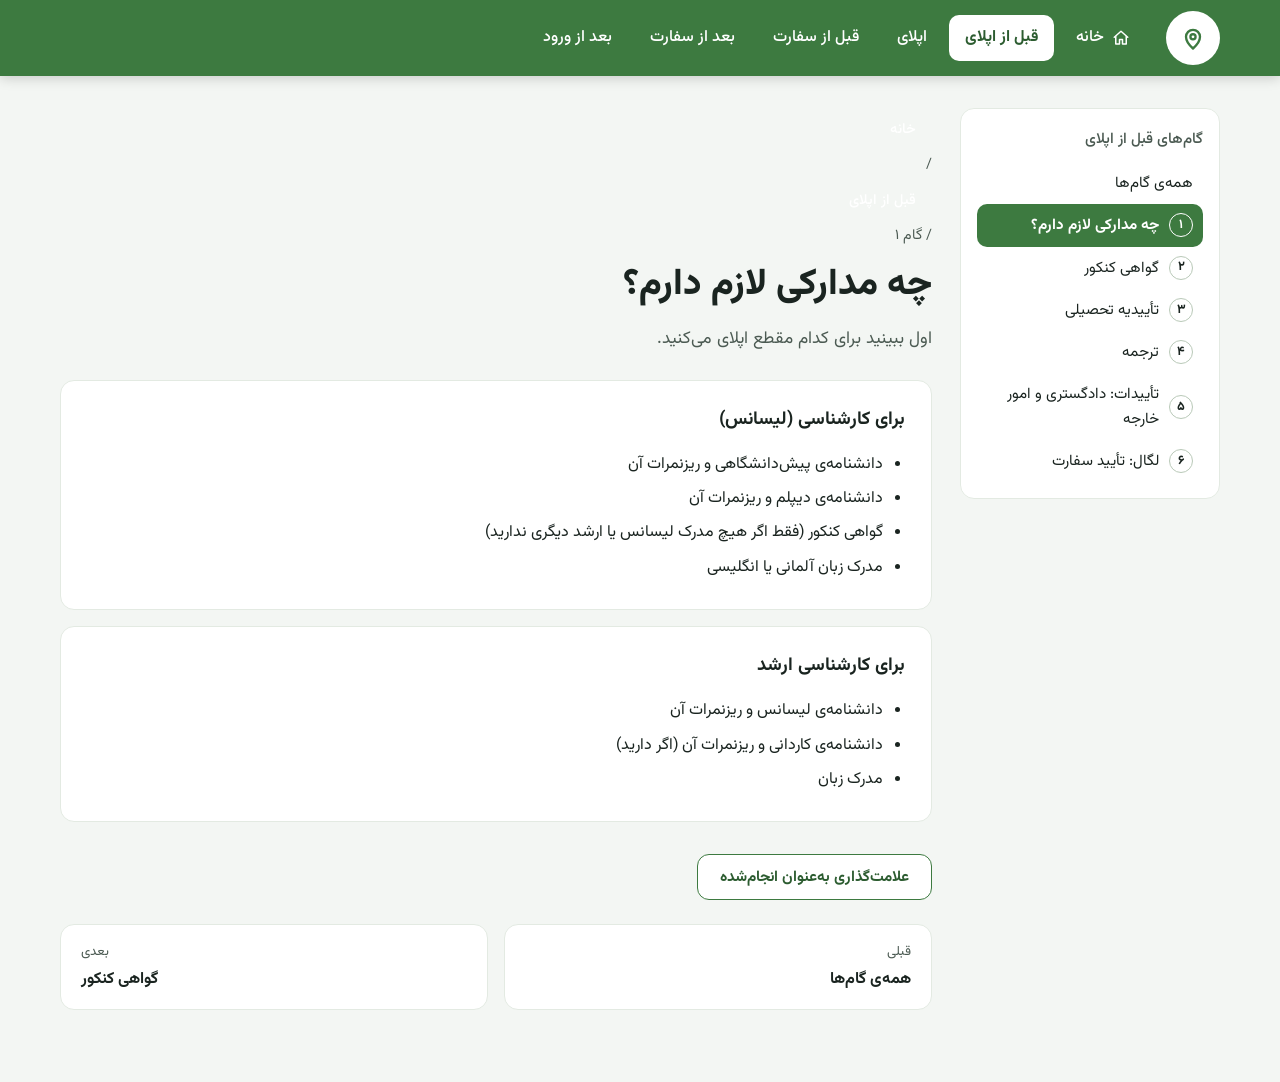
<file: before-apply-documents.html>
<!doctype html>
<html lang="fa" dir="rtl"><head><meta charset="utf-8"><meta name="viewport" content="width=device-width, initial-scale=1">
<title>چه مدارکی لازم دارم؟ | مسیر اتریش</title><meta name="description" content="اول ببینید برای کدام مقطع اپلای می‌کنید.">
<link rel="preconnect" href="https://fonts.googleapis.com"><link rel="preconnect" href="https://fonts.gstatic.com" crossorigin>
<link href="https://fonts.googleapis.com/css2?family=Vazirmatn:wght@400;500;700;800&display=swap" rel="stylesheet">
<link rel="stylesheet" href="style.css"></head><body class="inner">
<header class="site-header"><div class="bar"><a class="logo" href="index.html" aria-label="مسیر اتریش، صفحه‌ی اصلی"><svg viewBox="0 0 24 24" width="28" height="28" fill="none" stroke="currentColor" stroke-width="2" stroke-linecap="round" stroke-linejoin="round" aria-hidden="true"><path d="M12 21s-6-5.2-6-10a6 6 0 1 1 12 0c0 4.8-6 10-6 10z"/><circle cx="12" cy="11" r="2.2"/></svg></a>
<button class="menu-btn" aria-label="باز و بسته کردن منو" aria-expanded="false" aria-controls="menu"><span></span><span></span><span></span></button>
<nav id="menu" aria-label="منوی اصلی"><ul><li><a class="home-link" href="index.html"><svg viewBox="0 0 24 24" width="18" height="18" fill="none" stroke="currentColor" stroke-width="2" stroke-linecap="round" stroke-linejoin="round" aria-hidden="true"><path d="M3 11l9-8 9 8"/><path d="M5 10v10h5v-6h4v6h5V10"/></svg>خانه</a></li><li><a href="before-apply.html" aria-current="page">قبل از اپلای</a></li><li><a href="apply.html">اپلای</a></li><li><a href="before-embassy.html">قبل از سفارت</a></li><li><a href="after-embassy.html">بعد از سفارت</a></li><li><a href="after-arrival.html">بعد از ورود</a></li></ul></nav></div></header>
<div class="layout"><aside class="side"><h3>گام‌های قبل از اپلای</h3><a href="before-apply.html">همه‌ی گام‌ها</a><a href="before-apply-documents.html" data-s="documents" aria-current="page"><span class="n"><b>۱</b></span>چه مدارکی لازم دارم؟</a><a href="before-apply-konkur.html" data-s="konkur"><span class="n"><b>۲</b></span>گواهی کنکور</a><a href="before-apply-verification.html" data-s="verification"><span class="n"><b>۳</b></span>تأییدیه تحصیلی</a><a href="before-apply-translation.html" data-s="translation"><span class="n"><b>۴</b></span>ترجمه</a><a href="before-apply-stamps.html" data-s="stamps"><span class="n"><b>۵</b></span>تأییدات: دادگستری و امور خارجه</a><a href="before-apply-legal.html" data-s="legal"><span class="n"><b>۶</b></span>لگال: تأیید سفارت</a></aside><main class="main"><nav class="crumb"><a href="index.html">خانه</a> / <a href="before-apply.html">قبل از اپلای</a> / گام ۱</nav><h1>چه مدارکی لازم دارم؟</h1><p class="lead">اول ببینید برای کدام مقطع اپلای می‌کنید.</p><section class="box"><h2>برای کارشناسی (لیسانس)</h2>
<ul>
<li>دانشنامه‌ی پیش‌دانشگاهی و ریزنمرات آن</li>
<li>دانشنامه‌ی دیپلم و ریزنمرات آن</li>
<li>گواهی کنکور (فقط اگر هیچ مدرک لیسانس یا ارشد دیگری ندارید)</li>
<li>مدرک زبان آلمانی یا انگلیسی</li>
</ul>
</section>
<section class="box"><h2>برای کارشناسی ارشد</h2>
<ul>
<li>دانشنامه‌ی لیسانس و ریزنمرات آن</li>
<li>دانشنامه‌ی کاردانی و ریزنمرات آن (اگر دارید)</li>
<li>مدرک زبان</li>
</ul>
</section><button class="donebtn" data-s="documents">علامت‌گذاری به‌عنوان انجام‌شده</button><div class="pager"><a href="before-apply.html"><small>قبلی</small>همه‌ی گام‌ها</a><a class="nx" href="before-apply-konkur.html"><small>بعدی</small>گواهی کنکور</a></div></main></div>
<script src="script.js"></script></body></html>
</file>
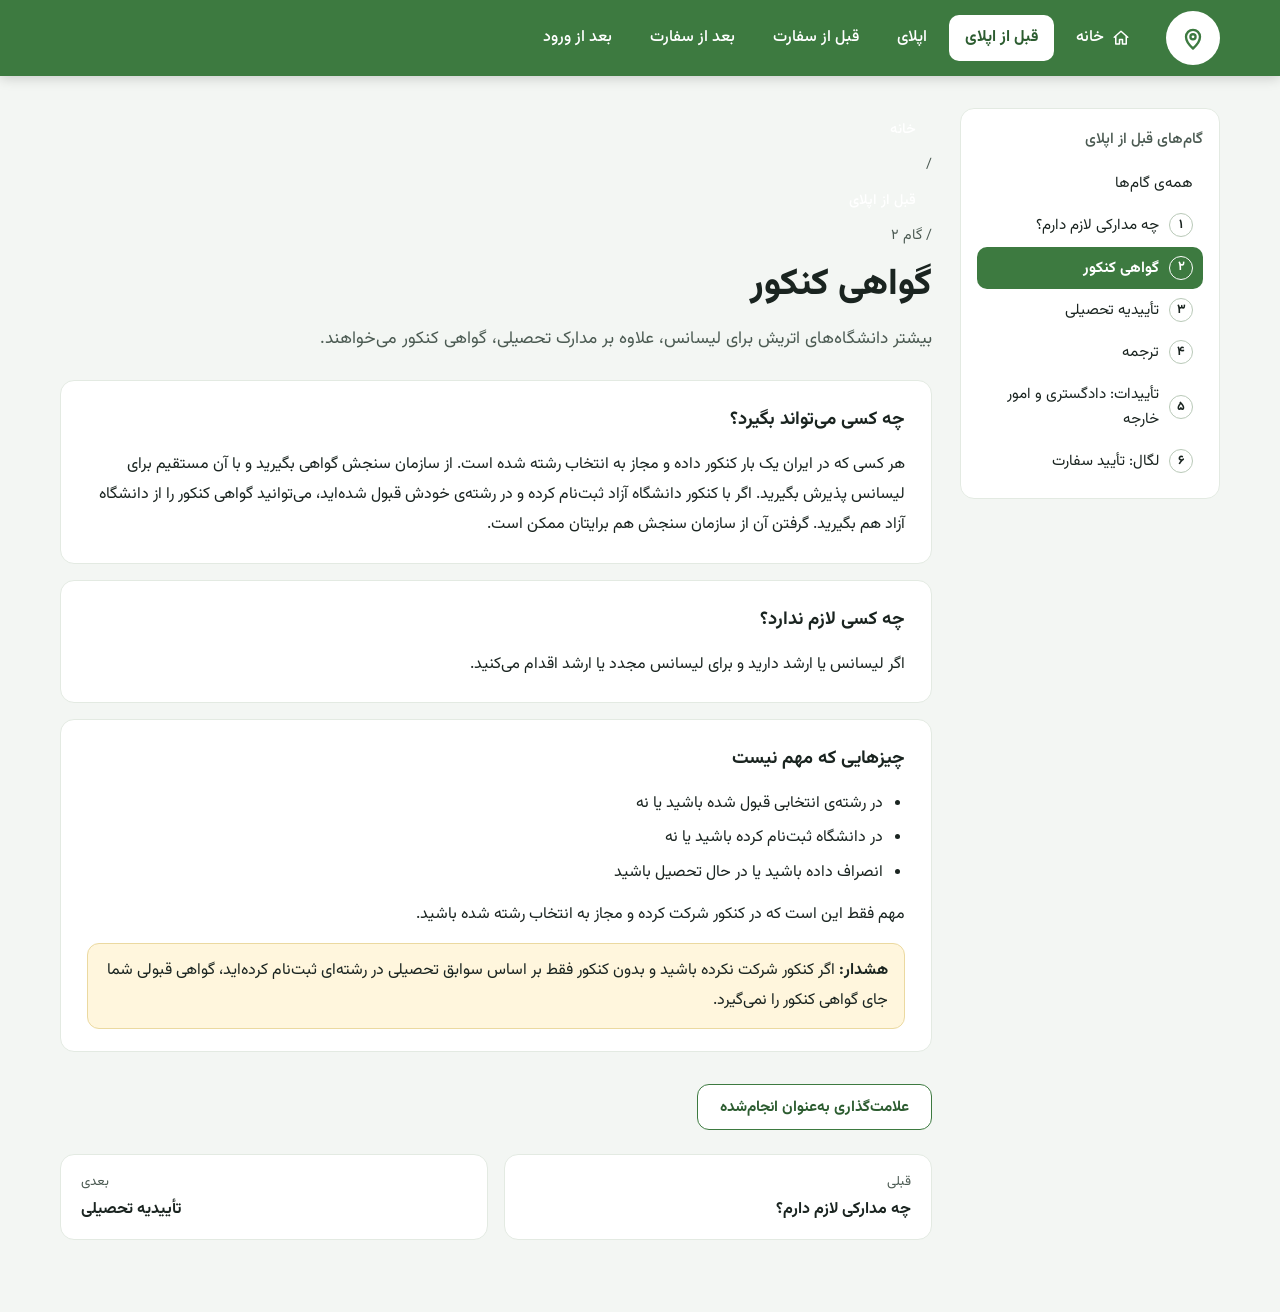
<file: before-apply-konkur.html>
<!doctype html>
<html lang="fa" dir="rtl"><head><meta charset="utf-8"><meta name="viewport" content="width=device-width, initial-scale=1">
<title>گواهی کنکور | مسیر اتریش</title><meta name="description" content="بیشتر دانشگاه‌های اتریش برای لیسانس، علاوه بر مدارک تحصیلی، گواهی کنکور می‌خواهند.">
<link rel="preconnect" href="https://fonts.googleapis.com"><link rel="preconnect" href="https://fonts.gstatic.com" crossorigin>
<link href="https://fonts.googleapis.com/css2?family=Vazirmatn:wght@400;500;700;800&display=swap" rel="stylesheet">
<link rel="stylesheet" href="style.css"></head><body class="inner">
<header class="site-header"><div class="bar"><a class="logo" href="index.html" aria-label="مسیر اتریش، صفحه‌ی اصلی"><svg viewBox="0 0 24 24" width="28" height="28" fill="none" stroke="currentColor" stroke-width="2" stroke-linecap="round" stroke-linejoin="round" aria-hidden="true"><path d="M12 21s-6-5.2-6-10a6 6 0 1 1 12 0c0 4.8-6 10-6 10z"/><circle cx="12" cy="11" r="2.2"/></svg></a>
<button class="menu-btn" aria-label="باز و بسته کردن منو" aria-expanded="false" aria-controls="menu"><span></span><span></span><span></span></button>
<nav id="menu" aria-label="منوی اصلی"><ul><li><a class="home-link" href="index.html"><svg viewBox="0 0 24 24" width="18" height="18" fill="none" stroke="currentColor" stroke-width="2" stroke-linecap="round" stroke-linejoin="round" aria-hidden="true"><path d="M3 11l9-8 9 8"/><path d="M5 10v10h5v-6h4v6h5V10"/></svg>خانه</a></li><li><a href="before-apply.html" aria-current="page">قبل از اپلای</a></li><li><a href="apply.html">اپلای</a></li><li><a href="before-embassy.html">قبل از سفارت</a></li><li><a href="after-embassy.html">بعد از سفارت</a></li><li><a href="after-arrival.html">بعد از ورود</a></li></ul></nav></div></header>
<div class="layout"><aside class="side"><h3>گام‌های قبل از اپلای</h3><a href="before-apply.html">همه‌ی گام‌ها</a><a href="before-apply-documents.html" data-s="documents"><span class="n"><b>۱</b></span>چه مدارکی لازم دارم؟</a><a href="before-apply-konkur.html" data-s="konkur" aria-current="page"><span class="n"><b>۲</b></span>گواهی کنکور</a><a href="before-apply-verification.html" data-s="verification"><span class="n"><b>۳</b></span>تأییدیه تحصیلی</a><a href="before-apply-translation.html" data-s="translation"><span class="n"><b>۴</b></span>ترجمه</a><a href="before-apply-stamps.html" data-s="stamps"><span class="n"><b>۵</b></span>تأییدات: دادگستری و امور خارجه</a><a href="before-apply-legal.html" data-s="legal"><span class="n"><b>۶</b></span>لگال: تأیید سفارت</a></aside><main class="main"><nav class="crumb"><a href="index.html">خانه</a> / <a href="before-apply.html">قبل از اپلای</a> / گام ۲</nav><h1>گواهی کنکور</h1><p class="lead">بیشتر دانشگاه‌های اتریش برای لیسانس، علاوه بر مدارک تحصیلی، گواهی کنکور می‌خواهند.</p><section class="box"><h2>چه کسی می‌تواند بگیرد؟</h2>
<p>هر کسی که در ایران یک بار کنکور داده و مجاز به انتخاب رشته شده است. از سازمان سنجش گواهی بگیرید و با آن مستقیم برای لیسانس پذیرش بگیرید. اگر با کنکور دانشگاه آزاد ثبت‌نام کرده و در رشته‌ی خودش قبول شده‌اید، می‌توانید گواهی کنکور را از دانشگاه آزاد هم بگیرید. گرفتن آن از سازمان سنجش هم برایتان ممکن است.</p>
</section>
<section class="box"><h2>چه کسی لازم ندارد؟</h2>
<p>اگر لیسانس یا ارشد دارید و برای لیسانس مجدد یا ارشد اقدام می‌کنید.</p>
</section>
<section class="box"><h2>چیزهایی که مهم نیست</h2>
<ul>
<li>در رشته‌ی انتخابی قبول شده باشید یا نه</li>
<li> در دانشگاه ثبت‌نام کرده باشید یا نه</li>
<li>انصراف داده باشید یا در حال تحصیل باشید</li>
</ul>
<p>مهم فقط این است که در کنکور شرکت کرده و مجاز به انتخاب رشته شده باشید.</p>
<p class="warn"><b>هشدار:</b> اگر کنکور شرکت نکرده باشید و بدون کنکور فقط بر اساس سوابق تحصیلی در رشته‌ای ثبت‌نام کرده‌اید، گواهی قبولی شما جای گواهی کنکور را نمی‌گیرد.</p>
</section><button class="donebtn" data-s="konkur">علامت‌گذاری به‌عنوان انجام‌شده</button><div class="pager"><a href="before-apply-documents.html"><small>قبلی</small>چه مدارکی لازم دارم؟</a><a class="nx" href="before-apply-verification.html"><small>بعدی</small>تأییدیه تحصیلی</a></div></main></div>
<script src="script.js"></script></body></html>
</file>
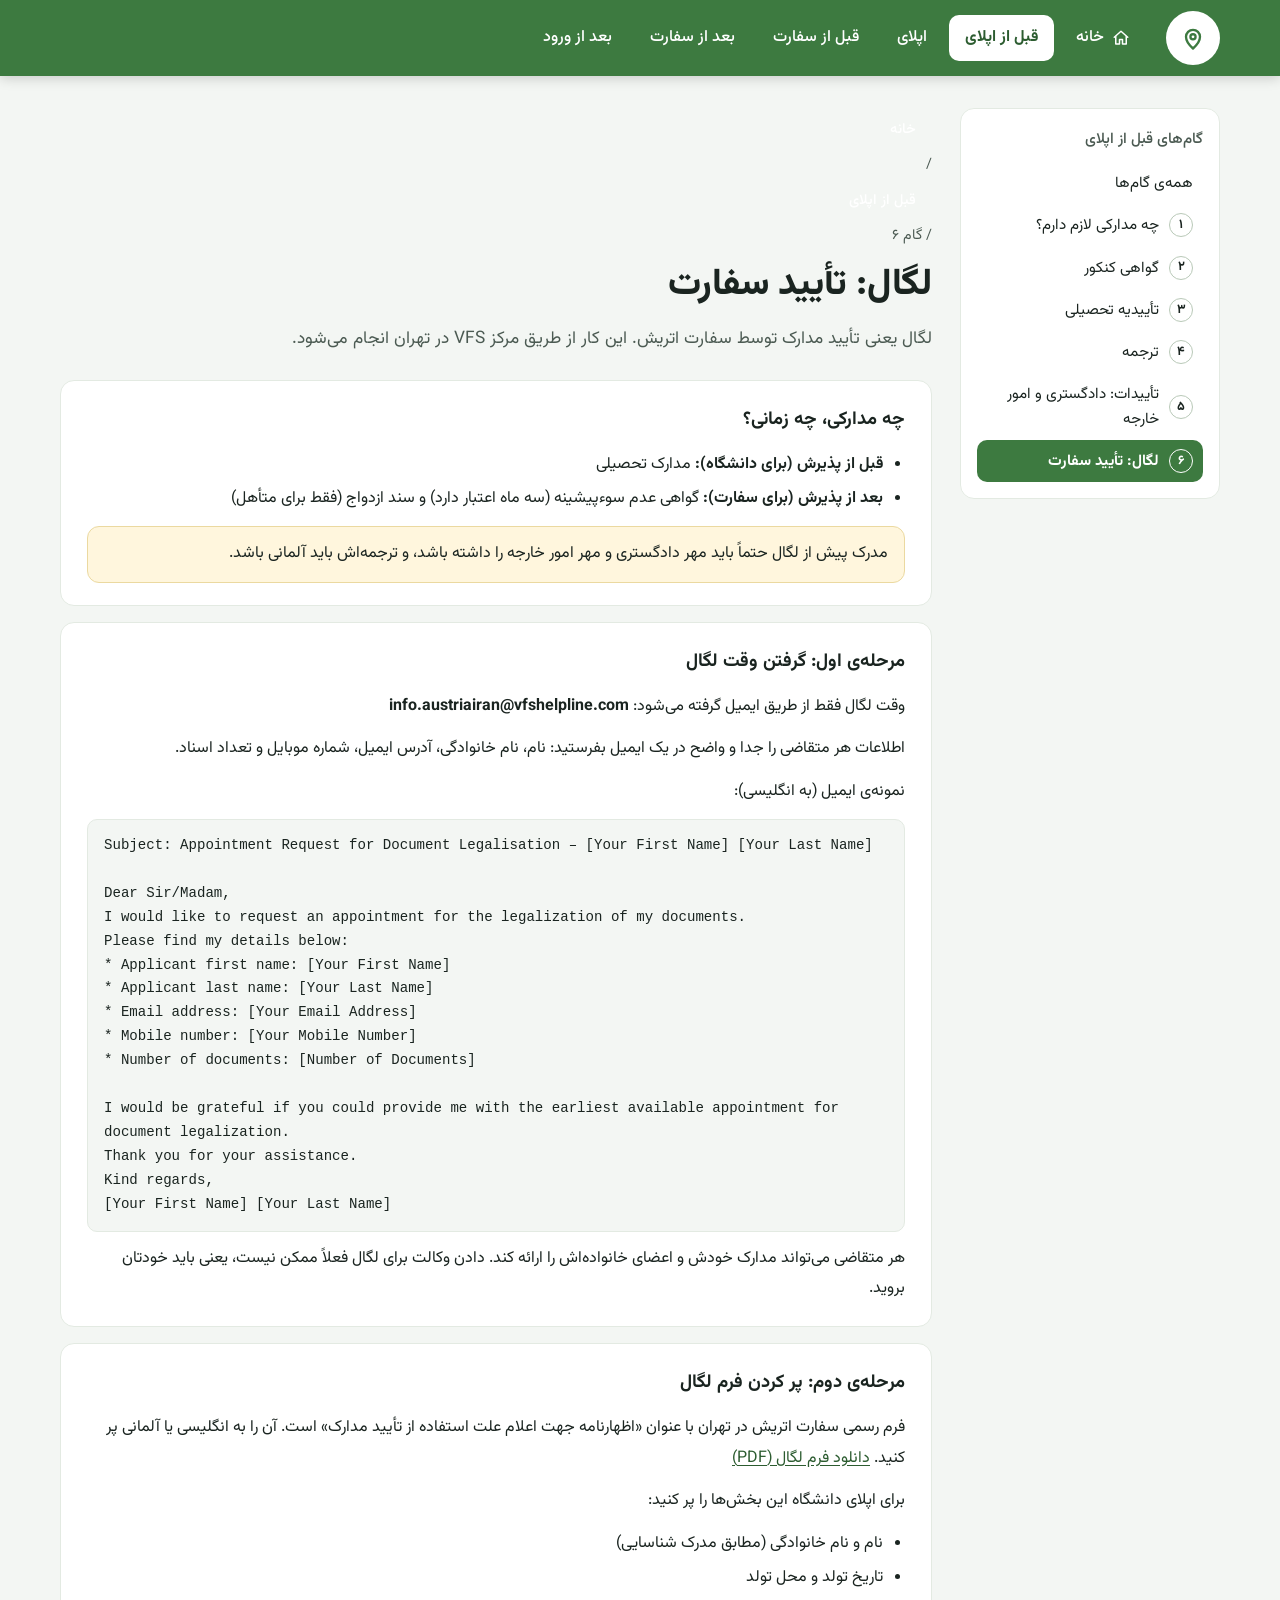
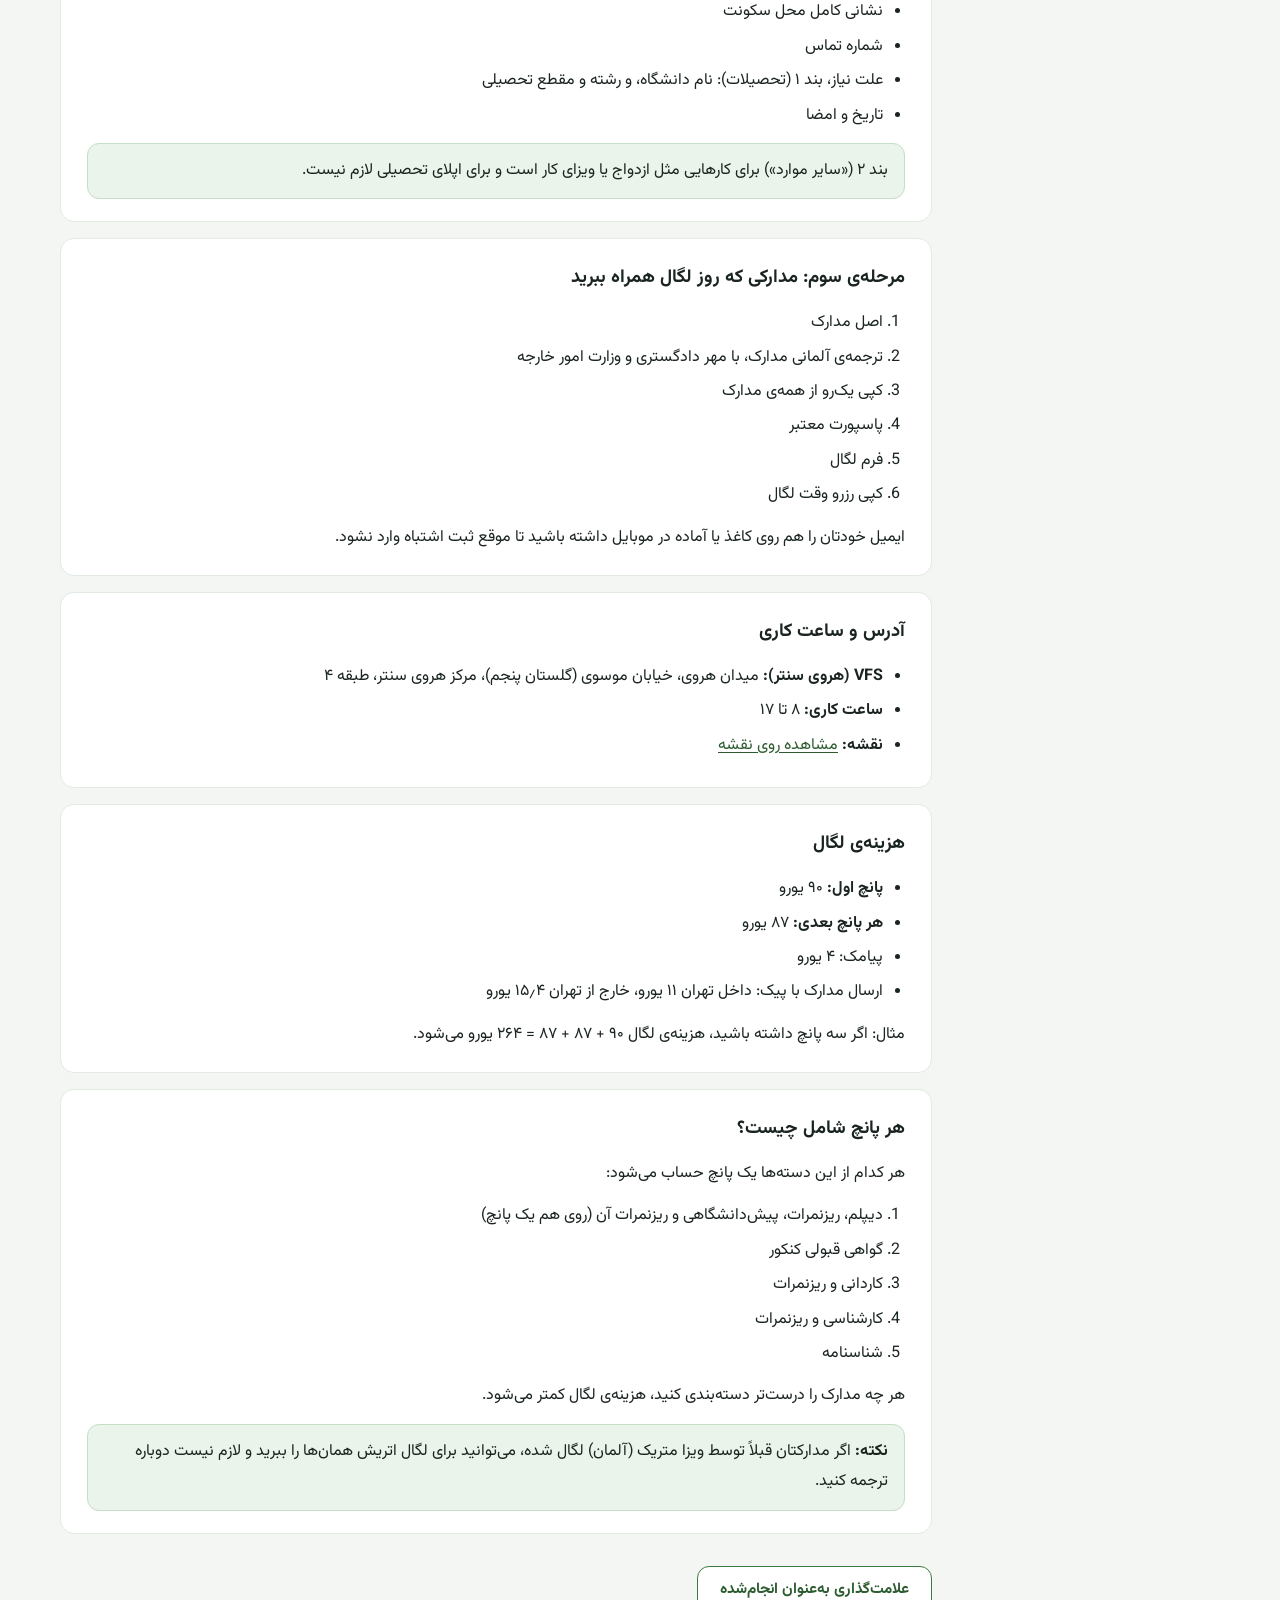
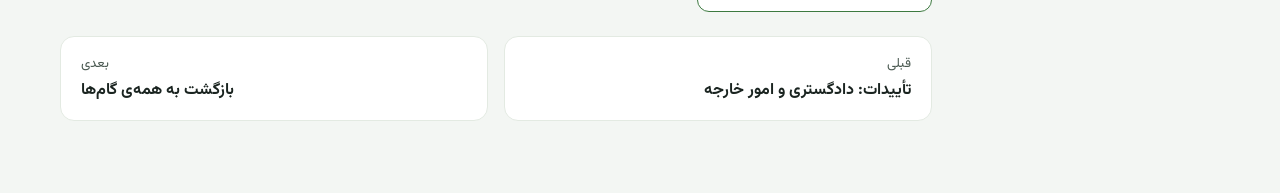
<file: before-apply-legal.html>
<!doctype html>
<html lang="fa" dir="rtl"><head><meta charset="utf-8"><meta name="viewport" content="width=device-width, initial-scale=1">
<title>لگال: تأیید سفارت | مسیر اتریش</title><meta name="description" content="لگال یعنی تأیید مدارک توسط سفارت اتریش. این کار از طریق مرکز VFS در تهران انجام می‌شود.">
<link rel="preconnect" href="https://fonts.googleapis.com"><link rel="preconnect" href="https://fonts.gstatic.com" crossorigin>
<link href="https://fonts.googleapis.com/css2?family=Vazirmatn:wght@400;500;700;800&display=swap" rel="stylesheet">
<link rel="stylesheet" href="style.css"></head><body class="inner">
<header class="site-header"><div class="bar"><a class="logo" href="index.html" aria-label="مسیر اتریش، صفحه‌ی اصلی"><svg viewBox="0 0 24 24" width="28" height="28" fill="none" stroke="currentColor" stroke-width="2" stroke-linecap="round" stroke-linejoin="round" aria-hidden="true"><path d="M12 21s-6-5.2-6-10a6 6 0 1 1 12 0c0 4.8-6 10-6 10z"/><circle cx="12" cy="11" r="2.2"/></svg></a>
<button class="menu-btn" aria-label="باز و بسته کردن منو" aria-expanded="false" aria-controls="menu"><span></span><span></span><span></span></button>
<nav id="menu" aria-label="منوی اصلی"><ul><li><a class="home-link" href="index.html"><svg viewBox="0 0 24 24" width="18" height="18" fill="none" stroke="currentColor" stroke-width="2" stroke-linecap="round" stroke-linejoin="round" aria-hidden="true"><path d="M3 11l9-8 9 8"/><path d="M5 10v10h5v-6h4v6h5V10"/></svg>خانه</a></li><li><a href="before-apply.html" aria-current="page">قبل از اپلای</a></li><li><a href="apply.html">اپلای</a></li><li><a href="before-embassy.html">قبل از سفارت</a></li><li><a href="after-embassy.html">بعد از سفارت</a></li><li><a href="after-arrival.html">بعد از ورود</a></li></ul></nav></div></header>
<div class="layout"><aside class="side"><h3>گام‌های قبل از اپلای</h3><a href="before-apply.html">همه‌ی گام‌ها</a><a href="before-apply-documents.html" data-s="documents"><span class="n"><b>۱</b></span>چه مدارکی لازم دارم؟</a><a href="before-apply-konkur.html" data-s="konkur"><span class="n"><b>۲</b></span>گواهی کنکور</a><a href="before-apply-verification.html" data-s="verification"><span class="n"><b>۳</b></span>تأییدیه تحصیلی</a><a href="before-apply-translation.html" data-s="translation"><span class="n"><b>۴</b></span>ترجمه</a><a href="before-apply-stamps.html" data-s="stamps"><span class="n"><b>۵</b></span>تأییدات: دادگستری و امور خارجه</a><a href="before-apply-legal.html" data-s="legal" aria-current="page"><span class="n"><b>۶</b></span>لگال: تأیید سفارت</a></aside><main class="main"><nav class="crumb"><a href="index.html">خانه</a> / <a href="before-apply.html">قبل از اپلای</a> / گام ۶</nav><h1>لگال: تأیید سفارت</h1><p class="lead">لگال یعنی تأیید مدارک توسط سفارت اتریش. این کار از طریق مرکز VFS در تهران انجام می‌شود.</p><section class="box"><h2>چه مدارکی، چه زمانی؟</h2>
<ul>
<li><b>قبل از پذیرش (برای دانشگاه):</b> مدارک تحصیلی</li>
<li><b>بعد از پذیرش (برای سفارت):</b> گواهی عدم سوءپیشینه (سه ماه اعتبار دارد) و سند ازدواج (فقط برای متأهل)</li>
</ul>
<p class="warn">مدرک پیش از لگال حتماً باید مهر دادگستری و مهر امور خارجه را داشته باشد، و ترجمه‌اش باید آلمانی باشد.</p>
</section>
<section class="box"><h2>مرحله‌ی اول: گرفتن وقت لگال</h2>
<p>وقت لگال فقط از طریق ایمیل گرفته می‌شود: <b>info.austriairan@vfshelpline.com</b></p>
<p>اطلاعات هر متقاضی را جدا و واضح در یک ایمیل بفرستید: نام، نام خانوادگی، آدرس ایمیل، شماره موبایل و تعداد اسناد.</p>
<p>نمونه‌ی ایمیل (به انگلیسی):</p>
<pre class="mail">Subject: Appointment Request for Document Legalisation – [Your First Name] [Your Last Name]

Dear Sir/Madam,
I would like to request an appointment for the legalization of my documents.
Please find my details below:
* Applicant first name: [Your First Name]
* Applicant last name: [Your Last Name]
* Email address: [Your Email Address]
* Mobile number: [Your Mobile Number]
* Number of documents: [Number of Documents]

I would be grateful if you could provide me with the earliest available appointment for document legalization.
Thank you for your assistance.
Kind regards,
[Your First Name] [Your Last Name]</pre>
<p>هر متقاضی می‌تواند مدارک خودش و اعضای خانواده‌اش را ارائه کند. دادن وکالت برای لگال فعلاً ممکن نیست، یعنی باید خودتان بروید.</p>
</section>
<section class="box"><h2>مرحله‌ی دوم: پر کردن فرم لگال</h2>
<p>فرم رسمی سفارت اتریش در تهران با عنوان «اظهارنامه جهت اعلام علت استفاده از تأیید مدارک» است. آن را به انگلیسی یا آلمانی پر کنید. <a href="files/legal-form.pdf">دانلود فرم لگال (PDF)</a></p>
<p>برای اپلای دانشگاه این بخش‌ها را پر کنید:</p>
<ul>
<li>نام و نام خانوادگی (مطابق مدرک شناسایی)</li>
<li>تاریخ تولد و محل تولد</li>
<li>نشانی کامل محل سکونت</li>
<li>شماره تماس</li>
<li>علت نیاز، بند ۱ (تحصیلات): نام دانشگاه، و رشته و مقطع تحصیلی</li>
<li>تاریخ و امضا</li>
</ul>
<p class="tip">بند ۲ («سایر موارد») برای کارهایی مثل ازدواج یا ویزای کار است و برای اپلای تحصیلی لازم نیست.</p>
</section>
<section class="box"><h2>مرحله‌ی سوم: مدارکی که روز لگال همراه ببرید</h2>
<ol>
<li>اصل مدارک</li>
<li>ترجمه‌ی آلمانی مدارک، با مهر دادگستری و وزارت امور خارجه</li>
<li>کپی یک‌رو از همه‌ی مدارک</li>
<li>پاسپورت معتبر</li>
<li>فرم لگال</li>
<li>کپی رزرو وقت لگال</li>
</ol>
<p>ایمیل خودتان را هم روی کاغذ یا آماده در موبایل داشته باشید تا موقع ثبت اشتباه وارد نشود.</p>
</section>
<section class="box"><h2>آدرس و ساعت کاری</h2>
<ul>
<li><b>VFS (هروی سنتر):</b> میدان هروی، خیابان موسوی (گلستان پنجم)، مرکز هروی سنتر، طبقه ۴</li>
<li><b>ساعت کاری:</b> ۸ تا ۱۷</li>
<li><b>نقشه:</b> <a href="https://maps.app.goo.gl/6YoiHhvgzfzwVa7SA">مشاهده روی نقشه</a></li>
</ul>
</section>
<section class="box"><h2>هزینه‌ی لگال</h2>
<ul>
<li><b>پانچ اول:</b> ۹۰ یورو</li>
<li><b>هر پانچ بعدی:</b> ۸۷ یورو</li>
<li>پیامک: ۴ یورو</li>
<li>ارسال مدارک با پیک: داخل تهران ۱۱ یورو، خارج از تهران ۱۵٫۴ یورو</li>
</ul>
<p>مثال: اگر سه پانچ داشته باشید، هزینه‌ی لگال ۹۰ + ۸۷ + ۸۷ = ۲۶۴ یورو می‌شود.</p>
</section>
<section class="box"><h2>هر پانچ شامل چیست؟</h2>
<p>هر کدام از این دسته‌ها یک پانچ حساب می‌شود:</p>
<ol>
<li>دیپلم، ریزنمرات، پیش‌دانشگاهی و ریزنمرات آن (روی هم یک پانچ)</li>
<li>گواهی قبولی کنکور</li>
<li>کاردانی و ریزنمرات</li>
<li>کارشناسی و ریزنمرات</li>
<li>شناسنامه</li>
</ol>
<p>هر چه مدارک را درست‌تر دسته‌بندی کنید، هزینه‌ی لگال کمتر می‌شود.</p>
<p class="tip"><b>نکته:</b> اگر مدارکتان قبلاً توسط ویزا متریک (آلمان) لگال شده، می‌توانید برای لگال اتریش همان‌ها را ببرید و لازم نیست دوباره ترجمه کنید.</p>
</section><button class="donebtn" data-s="legal">علامت‌گذاری به‌عنوان انجام‌شده</button><div class="pager"><a href="before-apply-stamps.html"><small>قبلی</small>تأییدات: دادگستری و امور خارجه</a><a class="nx" href="before-apply.html"><small>بعدی</small>بازگشت به همه‌ی گام‌ها</a></div></main></div>
<script src="script.js"></script></body></html>
</file>
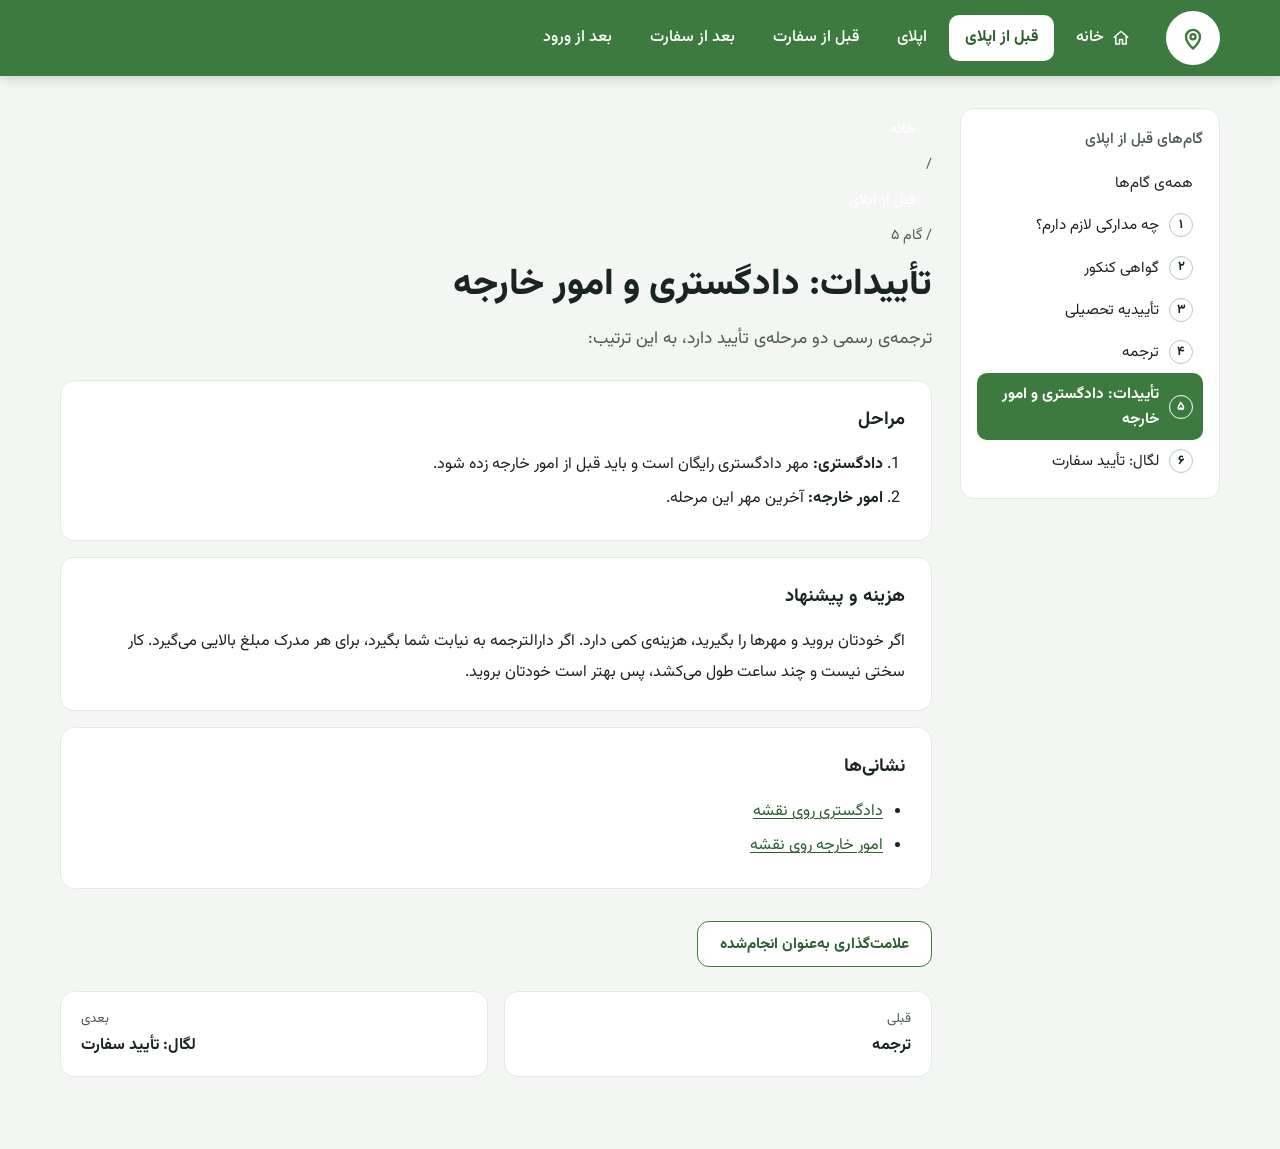
<file: before-apply-stamps.html>
<!doctype html>
<html lang="fa" dir="rtl"><head><meta charset="utf-8"><meta name="viewport" content="width=device-width, initial-scale=1">
<title>تأییدات: دادگستری و امور خارجه | مسیر اتریش</title><meta name="description" content="ترجمه‌ی رسمی دو مرحله‌ی تأیید دارد، به این ترتیب:">
<link rel="preconnect" href="https://fonts.googleapis.com"><link rel="preconnect" href="https://fonts.gstatic.com" crossorigin>
<link href="https://fonts.googleapis.com/css2?family=Vazirmatn:wght@400;500;700;800&display=swap" rel="stylesheet">
<link rel="stylesheet" href="style.css"></head><body class="inner">
<header class="site-header"><div class="bar"><a class="logo" href="index.html" aria-label="مسیر اتریش، صفحه‌ی اصلی"><svg viewBox="0 0 24 24" width="28" height="28" fill="none" stroke="currentColor" stroke-width="2" stroke-linecap="round" stroke-linejoin="round" aria-hidden="true"><path d="M12 21s-6-5.2-6-10a6 6 0 1 1 12 0c0 4.8-6 10-6 10z"/><circle cx="12" cy="11" r="2.2"/></svg></a>
<button class="menu-btn" aria-label="باز و بسته کردن منو" aria-expanded="false" aria-controls="menu"><span></span><span></span><span></span></button>
<nav id="menu" aria-label="منوی اصلی"><ul><li><a class="home-link" href="index.html"><svg viewBox="0 0 24 24" width="18" height="18" fill="none" stroke="currentColor" stroke-width="2" stroke-linecap="round" stroke-linejoin="round" aria-hidden="true"><path d="M3 11l9-8 9 8"/><path d="M5 10v10h5v-6h4v6h5V10"/></svg>خانه</a></li><li><a href="before-apply.html" aria-current="page">قبل از اپلای</a></li><li><a href="apply.html">اپلای</a></li><li><a href="before-embassy.html">قبل از سفارت</a></li><li><a href="after-embassy.html">بعد از سفارت</a></li><li><a href="after-arrival.html">بعد از ورود</a></li></ul></nav></div></header>
<div class="layout"><aside class="side"><h3>گام‌های قبل از اپلای</h3><a href="before-apply.html">همه‌ی گام‌ها</a><a href="before-apply-documents.html" data-s="documents"><span class="n"><b>۱</b></span>چه مدارکی لازم دارم؟</a><a href="before-apply-konkur.html" data-s="konkur"><span class="n"><b>۲</b></span>گواهی کنکور</a><a href="before-apply-verification.html" data-s="verification"><span class="n"><b>۳</b></span>تأییدیه تحصیلی</a><a href="before-apply-translation.html" data-s="translation"><span class="n"><b>۴</b></span>ترجمه</a><a href="before-apply-stamps.html" data-s="stamps" aria-current="page"><span class="n"><b>۵</b></span>تأییدات: دادگستری و امور خارجه</a><a href="before-apply-legal.html" data-s="legal"><span class="n"><b>۶</b></span>لگال: تأیید سفارت</a></aside><main class="main"><nav class="crumb"><a href="index.html">خانه</a> / <a href="before-apply.html">قبل از اپلای</a> / گام ۵</nav><h1>تأییدات: دادگستری و امور خارجه</h1><p class="lead">ترجمه‌ی رسمی دو مرحله‌ی تأیید دارد، به این ترتیب:</p><section class="box"><h2>مراحل</h2>
<ol>
<li><b>دادگستری:</b> مهر دادگستری رایگان است و باید قبل از امور خارجه زده شود.</li>
<li><b>امور خارجه:</b> آخرین مهر این مرحله.</li>
</ol>
</section>
<section class="box"><h2>هزینه و پیشنهاد</h2>
<p>اگر خودتان بروید و مهرها را بگیرید، هزینه‌ی کمی دارد. اگر دارالترجمه به نیابت شما بگیرد، برای هر مدرک مبلغ بالایی می‌گیرد. کار سختی نیست و چند ساعت طول می‌کشد، پس بهتر است خودتان بروید.</p>
</section>
<section class="box"><h2>نشانی‌ها</h2>
<ul>
<li><a href="https://goo.gl/maps/Pv4KDfTddBurnA8b9">دادگستری روی نقشه</a></li>
<li><a href="https://maps.app.goo.gl/whqMkqzZjFqZNwzN8">امور خارجه روی نقشه</a></li>
</ul>
</section><button class="donebtn" data-s="stamps">علامت‌گذاری به‌عنوان انجام‌شده</button><div class="pager"><a href="before-apply-translation.html"><small>قبلی</small>ترجمه</a><a class="nx" href="before-apply-legal.html"><small>بعدی</small>لگال: تأیید سفارت</a></div></main></div>
<script src="script.js"></script></body></html>
</file>
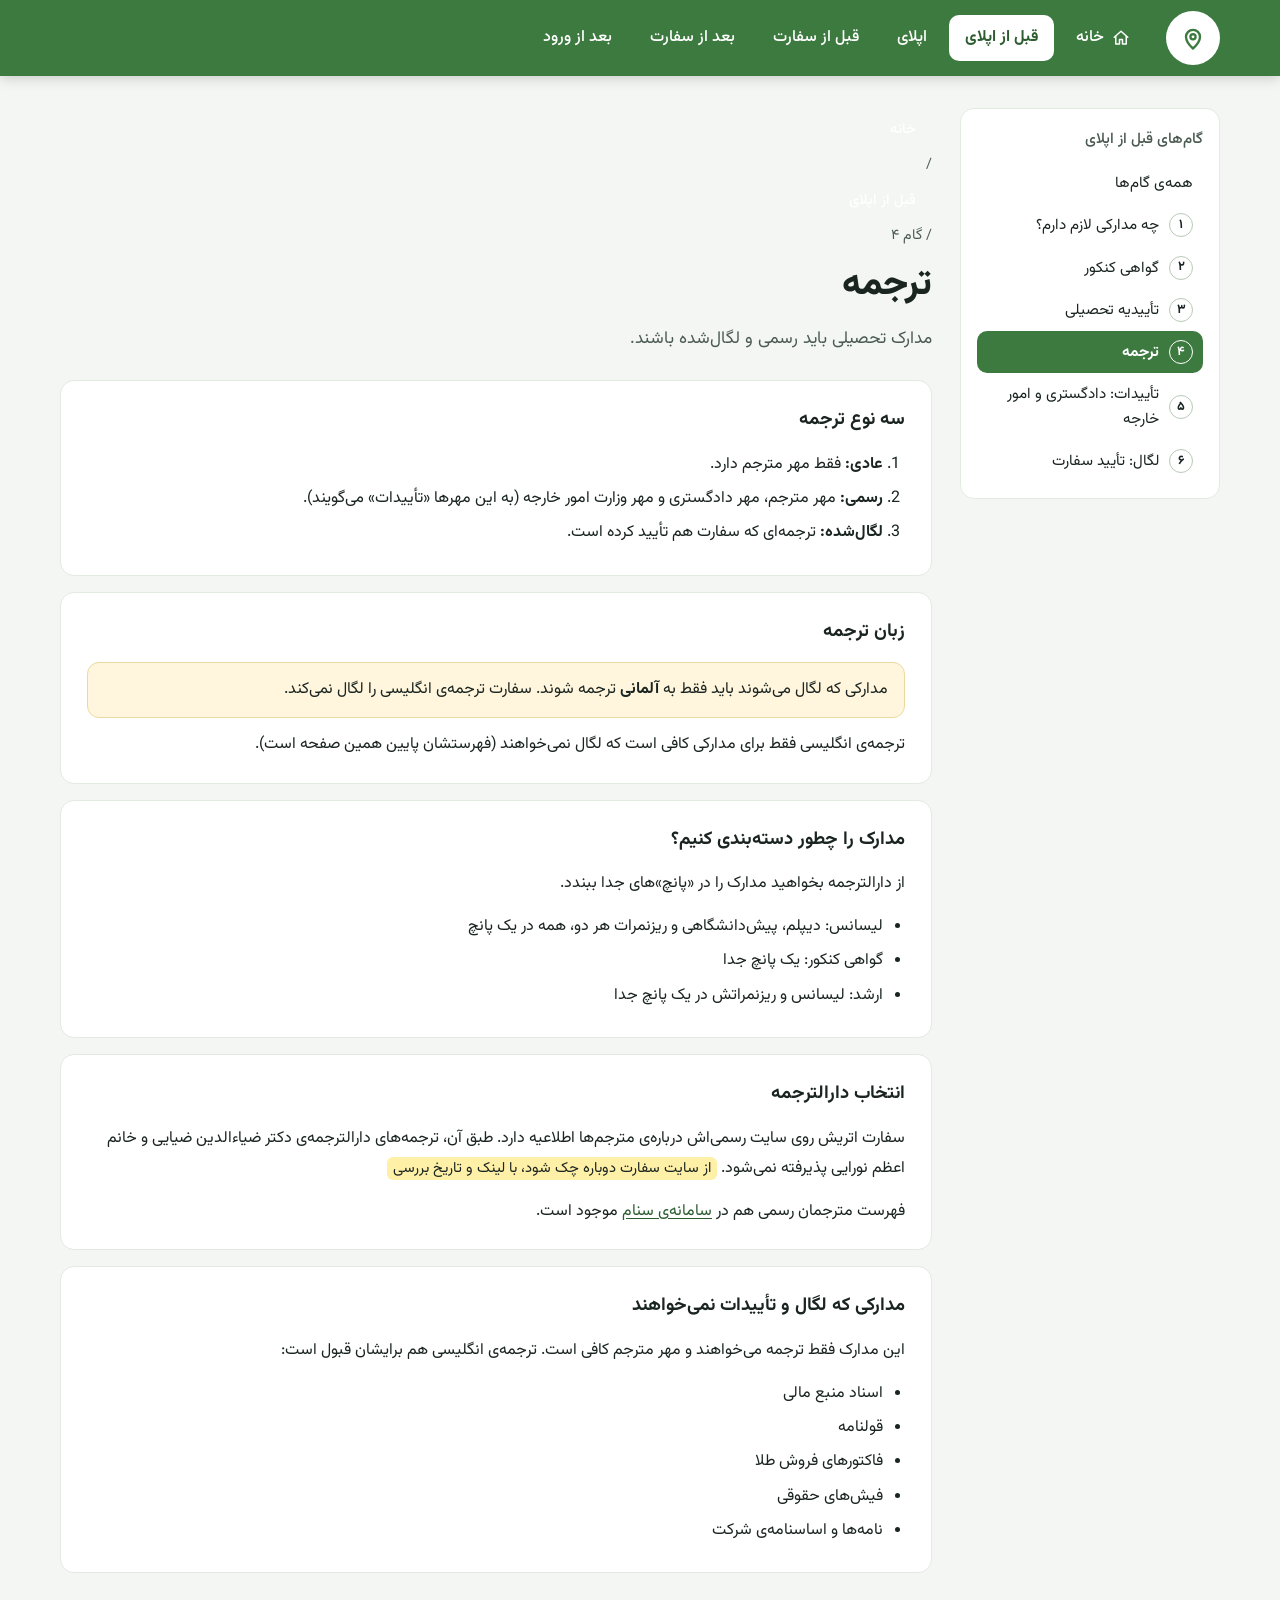
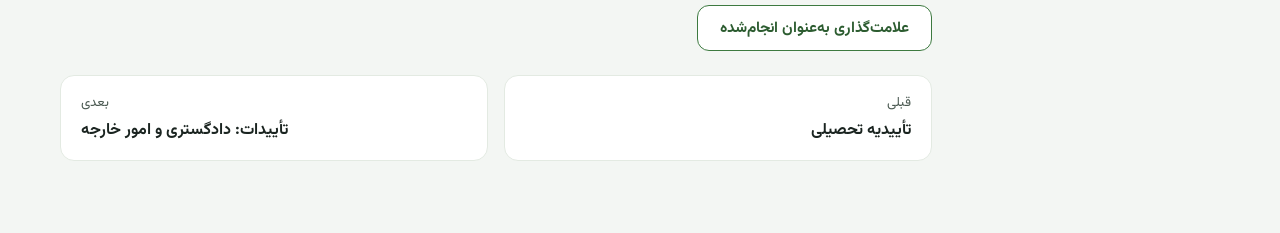
<file: before-apply-translation.html>
<!doctype html>
<html lang="fa" dir="rtl"><head><meta charset="utf-8"><meta name="viewport" content="width=device-width, initial-scale=1">
<title>ترجمه | مسیر اتریش</title><meta name="description" content="مدارک تحصیلی باید رسمی و لگال‌شده باشند.">
<link rel="preconnect" href="https://fonts.googleapis.com"><link rel="preconnect" href="https://fonts.gstatic.com" crossorigin>
<link href="https://fonts.googleapis.com/css2?family=Vazirmatn:wght@400;500;700;800&display=swap" rel="stylesheet">
<link rel="stylesheet" href="style.css"></head><body class="inner">
<header class="site-header"><div class="bar"><a class="logo" href="index.html" aria-label="مسیر اتریش، صفحه‌ی اصلی"><svg viewBox="0 0 24 24" width="28" height="28" fill="none" stroke="currentColor" stroke-width="2" stroke-linecap="round" stroke-linejoin="round" aria-hidden="true"><path d="M12 21s-6-5.2-6-10a6 6 0 1 1 12 0c0 4.8-6 10-6 10z"/><circle cx="12" cy="11" r="2.2"/></svg></a>
<button class="menu-btn" aria-label="باز و بسته کردن منو" aria-expanded="false" aria-controls="menu"><span></span><span></span><span></span></button>
<nav id="menu" aria-label="منوی اصلی"><ul><li><a class="home-link" href="index.html"><svg viewBox="0 0 24 24" width="18" height="18" fill="none" stroke="currentColor" stroke-width="2" stroke-linecap="round" stroke-linejoin="round" aria-hidden="true"><path d="M3 11l9-8 9 8"/><path d="M5 10v10h5v-6h4v6h5V10"/></svg>خانه</a></li><li><a href="before-apply.html" aria-current="page">قبل از اپلای</a></li><li><a href="apply.html">اپلای</a></li><li><a href="before-embassy.html">قبل از سفارت</a></li><li><a href="after-embassy.html">بعد از سفارت</a></li><li><a href="after-arrival.html">بعد از ورود</a></li></ul></nav></div></header>
<div class="layout"><aside class="side"><h3>گام‌های قبل از اپلای</h3><a href="before-apply.html">همه‌ی گام‌ها</a><a href="before-apply-documents.html" data-s="documents"><span class="n"><b>۱</b></span>چه مدارکی لازم دارم؟</a><a href="before-apply-konkur.html" data-s="konkur"><span class="n"><b>۲</b></span>گواهی کنکور</a><a href="before-apply-verification.html" data-s="verification"><span class="n"><b>۳</b></span>تأییدیه تحصیلی</a><a href="before-apply-translation.html" data-s="translation" aria-current="page"><span class="n"><b>۴</b></span>ترجمه</a><a href="before-apply-stamps.html" data-s="stamps"><span class="n"><b>۵</b></span>تأییدات: دادگستری و امور خارجه</a><a href="before-apply-legal.html" data-s="legal"><span class="n"><b>۶</b></span>لگال: تأیید سفارت</a></aside><main class="main"><nav class="crumb"><a href="index.html">خانه</a> / <a href="before-apply.html">قبل از اپلای</a> / گام ۴</nav><h1>ترجمه</h1><p class="lead">مدارک تحصیلی باید رسمی و لگال‌شده باشند.</p><section class="box"><h2>سه نوع ترجمه</h2>
<ol>
<li><b>عادی:</b> فقط مهر مترجم دارد.</li>
<li><b>رسمی:</b> مهر مترجم، مهر دادگستری و مهر وزارت امور خارجه (به این مهرها «تأییدات» می‌گویند).</li>
<li><b>لگال‌شده:</b> ترجمه‌ای که سفارت هم تأیید کرده است.</li>
</ol>
</section>
<section class="box"><h2>زبان ترجمه</h2>
<p class="warn">مدارکی که لگال می‌شوند باید فقط به <b>آلمانی</b> ترجمه شوند. سفارت ترجمه‌ی انگلیسی را لگال نمی‌کند.</p>
<p>ترجمه‌ی انگلیسی فقط برای مدارکی کافی است که لگال نمی‌خواهند (فهرستشان پایین همین صفحه است).</p>
</section>
<section class="box"><h2>مدارک را چطور دسته‌بندی کنیم؟</h2>
<p>از دارالترجمه بخواهید مدارک را در «پانچ»های جدا ببندد.</p>
<ul>
<li>لیسانس: دیپلم، پیش‌دانشگاهی و ریزنمرات هر دو، همه در یک پانچ</li>
<li>گواهی کنکور: یک پانچ جدا</li>
<li>ارشد: لیسانس و ریزنمراتش در یک پانچ جدا</li>
</ul>
</section>
<section class="box"><h2>انتخاب دارالترجمه</h2>
<p>سفارت اتریش روی سایت رسمی‌اش درباره‌ی مترجم‌ها اطلاعیه دارد. طبق آن، ترجمه‌های دارالترجمه‌ی دکتر ضیاءالدین ضیایی و خانم اعظم نورایی پذیرفته نمی‌شود. <span class="todo">از سایت سفارت دوباره چک شود، با لینک و تاریخ بررسی</span></p>
<p>فهرست مترجمان رسمی هم در <a href="https://sanam.eadl.ir/Home/TranslatorList">سامانه‌ی سنام</a> موجود است.</p>
</section>
<section class="box"><h2>مدارکی که لگال و تأییدات نمی‌خواهند</h2>
<p>این مدارک فقط ترجمه می‌خواهند و مهر مترجم کافی است. ترجمه‌ی انگلیسی هم برایشان قبول است:</p>
<ul>
<li>اسناد منبع مالی</li>
<li>قولنامه</li>
<li>فاکتورهای فروش طلا</li>
<li>فیش‌های حقوقی</li>
<li>نامه‌ها و اساسنامه‌ی شرکت</li>
</ul>
</section><button class="donebtn" data-s="translation">علامت‌گذاری به‌عنوان انجام‌شده</button><div class="pager"><a href="before-apply-verification.html"><small>قبلی</small>تأییدیه تحصیلی</a><a class="nx" href="before-apply-stamps.html"><small>بعدی</small>تأییدات: دادگستری و امور خارجه</a></div></main></div>
<script src="script.js"></script></body></html>
</file>
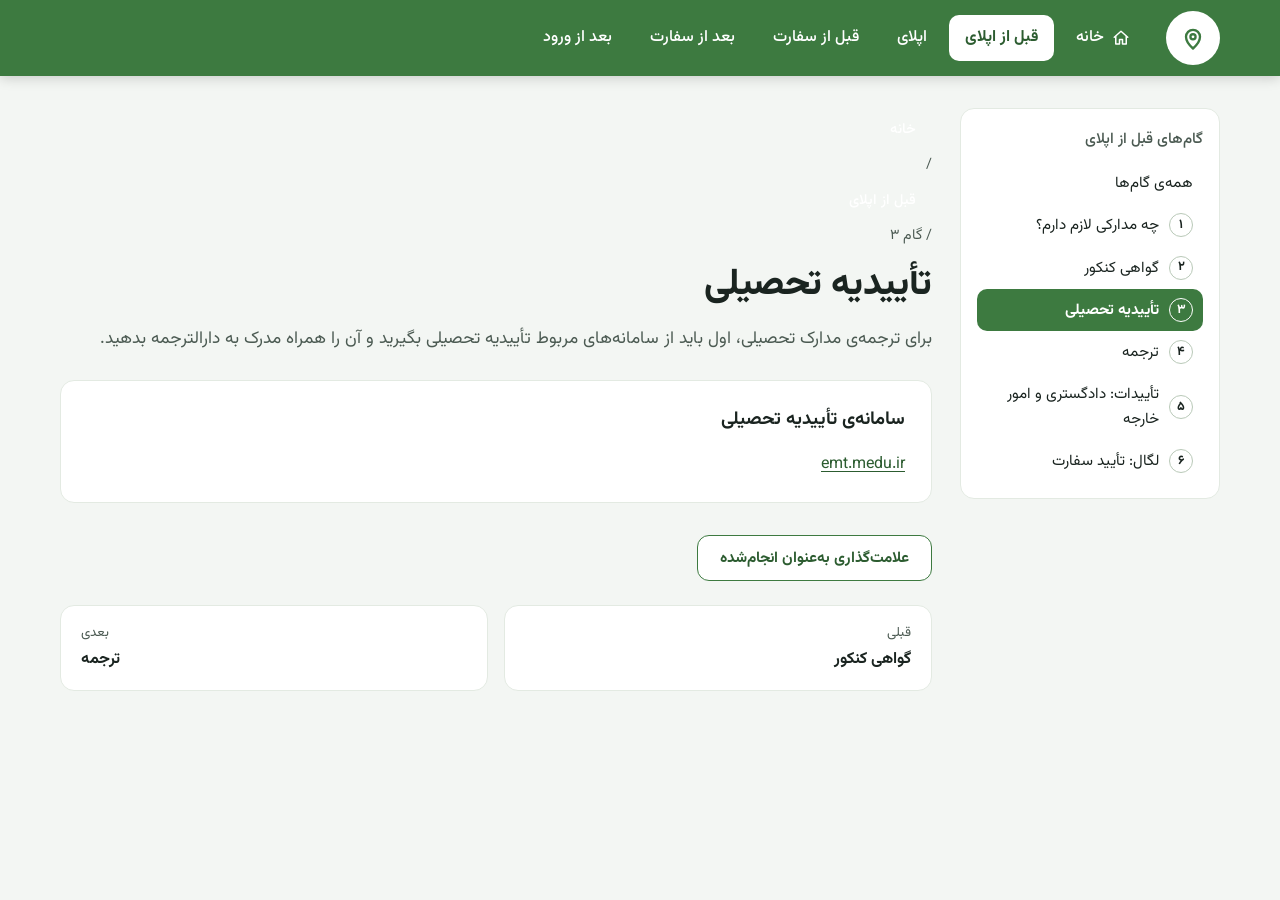
<file: before-apply-verification.html>
<!doctype html>
<html lang="fa" dir="rtl"><head><meta charset="utf-8"><meta name="viewport" content="width=device-width, initial-scale=1">
<title>تأییدیه تحصیلی | مسیر اتریش</title><meta name="description" content="برای ترجمه‌ی مدارک تحصیلی، اول باید از سامانه‌های مربوط تأییدیه تحصیلی بگیرید و آن را همراه مدرک به دارالترجمه بدهید.">
<link rel="preconnect" href="https://fonts.googleapis.com"><link rel="preconnect" href="https://fonts.gstatic.com" crossorigin>
<link href="https://fonts.googleapis.com/css2?family=Vazirmatn:wght@400;500;700;800&display=swap" rel="stylesheet">
<link rel="stylesheet" href="style.css"></head><body class="inner">
<header class="site-header"><div class="bar"><a class="logo" href="index.html" aria-label="مسیر اتریش، صفحه‌ی اصلی"><svg viewBox="0 0 24 24" width="28" height="28" fill="none" stroke="currentColor" stroke-width="2" stroke-linecap="round" stroke-linejoin="round" aria-hidden="true"><path d="M12 21s-6-5.2-6-10a6 6 0 1 1 12 0c0 4.8-6 10-6 10z"/><circle cx="12" cy="11" r="2.2"/></svg></a>
<button class="menu-btn" aria-label="باز و بسته کردن منو" aria-expanded="false" aria-controls="menu"><span></span><span></span><span></span></button>
<nav id="menu" aria-label="منوی اصلی"><ul><li><a class="home-link" href="index.html"><svg viewBox="0 0 24 24" width="18" height="18" fill="none" stroke="currentColor" stroke-width="2" stroke-linecap="round" stroke-linejoin="round" aria-hidden="true"><path d="M3 11l9-8 9 8"/><path d="M5 10v10h5v-6h4v6h5V10"/></svg>خانه</a></li><li><a href="before-apply.html" aria-current="page">قبل از اپلای</a></li><li><a href="apply.html">اپلای</a></li><li><a href="before-embassy.html">قبل از سفارت</a></li><li><a href="after-embassy.html">بعد از سفارت</a></li><li><a href="after-arrival.html">بعد از ورود</a></li></ul></nav></div></header>
<div class="layout"><aside class="side"><h3>گام‌های قبل از اپلای</h3><a href="before-apply.html">همه‌ی گام‌ها</a><a href="before-apply-documents.html" data-s="documents"><span class="n"><b>۱</b></span>چه مدارکی لازم دارم؟</a><a href="before-apply-konkur.html" data-s="konkur"><span class="n"><b>۲</b></span>گواهی کنکور</a><a href="before-apply-verification.html" data-s="verification" aria-current="page"><span class="n"><b>۳</b></span>تأییدیه تحصیلی</a><a href="before-apply-translation.html" data-s="translation"><span class="n"><b>۴</b></span>ترجمه</a><a href="before-apply-stamps.html" data-s="stamps"><span class="n"><b>۵</b></span>تأییدات: دادگستری و امور خارجه</a><a href="before-apply-legal.html" data-s="legal"><span class="n"><b>۶</b></span>لگال: تأیید سفارت</a></aside><main class="main"><nav class="crumb"><a href="index.html">خانه</a> / <a href="before-apply.html">قبل از اپلای</a> / گام ۳</nav><h1>تأییدیه تحصیلی</h1><p class="lead">برای ترجمه‌ی مدارک تحصیلی، اول باید از سامانه‌های مربوط تأییدیه تحصیلی بگیرید و آن را همراه مدرک به دارالترجمه بدهید.</p><section class="box"><h2>سامانه‌ی تأییدیه تحصیلی</h2>
<p><a href="https://emt.medu.ir/">emt.medu.ir</a></p>
</section><button class="donebtn" data-s="verification">علامت‌گذاری به‌عنوان انجام‌شده</button><div class="pager"><a href="before-apply-konkur.html"><small>قبلی</small>گواهی کنکور</a><a class="nx" href="before-apply-translation.html"><small>بعدی</small>ترجمه</a></div></main></div>
<script src="script.js"></script></body></html>
</file>
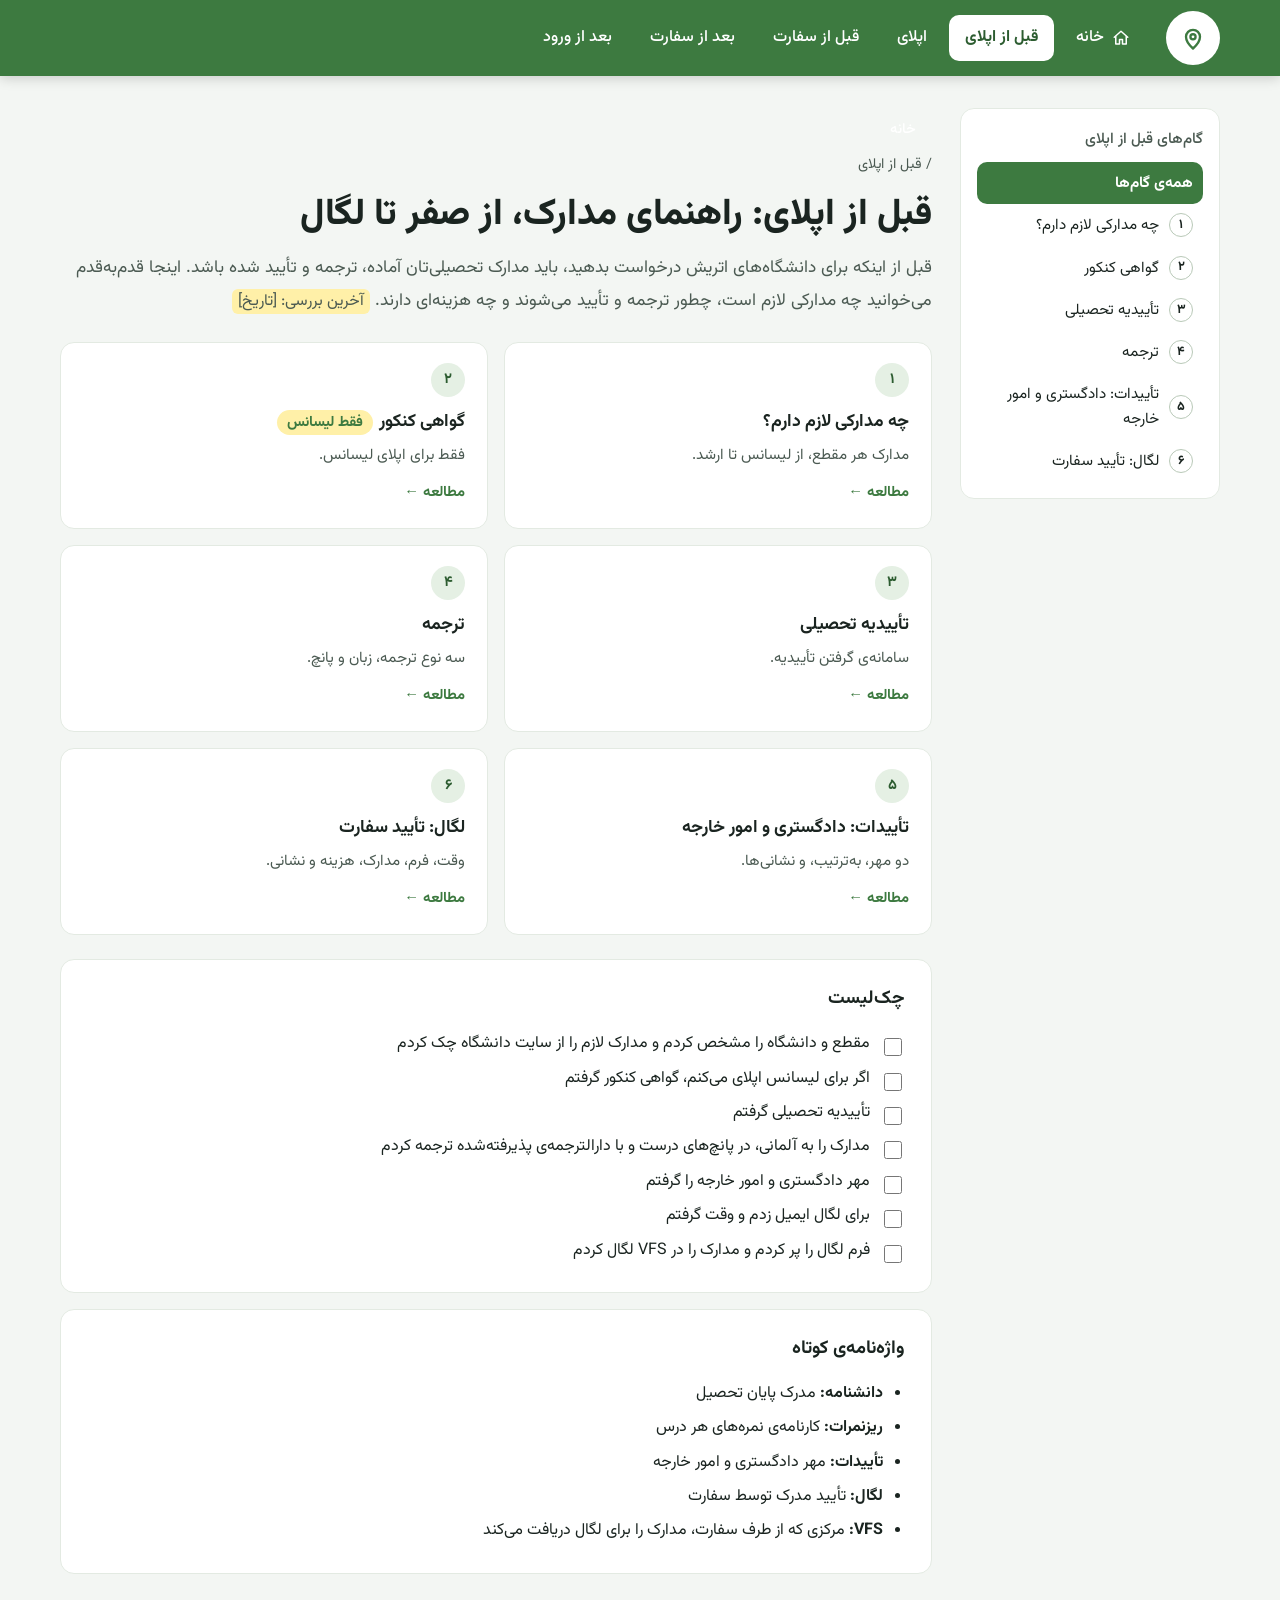
<file: before-apply.html>
<!doctype html>
<html lang="fa" dir="rtl"><head><meta charset="utf-8"><meta name="viewport" content="width=device-width, initial-scale=1">
<title>قبل از اپلای: راهنمای مدارک | مسیر اتریش</title><meta name="description" content="راهنمای مدارک مهاجرت تحصیلی به اتریش: چه مدارکی لازم است، چطور ترجمه و تأیید و لگال می‌شوند و چه هزینه‌ای دارند.">
<link rel="preconnect" href="https://fonts.googleapis.com"><link rel="preconnect" href="https://fonts.gstatic.com" crossorigin>
<link href="https://fonts.googleapis.com/css2?family=Vazirmatn:wght@400;500;700;800&display=swap" rel="stylesheet">
<link rel="stylesheet" href="style.css"></head><body class="inner">
<header class="site-header"><div class="bar"><a class="logo" href="index.html" aria-label="مسیر اتریش، صفحه‌ی اصلی"><svg viewBox="0 0 24 24" width="28" height="28" fill="none" stroke="currentColor" stroke-width="2" stroke-linecap="round" stroke-linejoin="round" aria-hidden="true"><path d="M12 21s-6-5.2-6-10a6 6 0 1 1 12 0c0 4.8-6 10-6 10z"/><circle cx="12" cy="11" r="2.2"/></svg></a>
<button class="menu-btn" aria-label="باز و بسته کردن منو" aria-expanded="false" aria-controls="menu"><span></span><span></span><span></span></button>
<nav id="menu" aria-label="منوی اصلی"><ul><li><a class="home-link" href="index.html"><svg viewBox="0 0 24 24" width="18" height="18" fill="none" stroke="currentColor" stroke-width="2" stroke-linecap="round" stroke-linejoin="round" aria-hidden="true"><path d="M3 11l9-8 9 8"/><path d="M5 10v10h5v-6h4v6h5V10"/></svg>خانه</a></li><li><a href="before-apply.html" aria-current="page">قبل از اپلای</a></li><li><a href="apply.html">اپلای</a></li><li><a href="before-embassy.html">قبل از سفارت</a></li><li><a href="after-embassy.html">بعد از سفارت</a></li><li><a href="after-arrival.html">بعد از ورود</a></li></ul></nav></div></header>
<div class="layout"><aside class="side"><h3>گام‌های قبل از اپلای</h3><a href="before-apply.html" aria-current="page">همه‌ی گام‌ها</a><a href="before-apply-documents.html" data-s="documents"><span class="n"><b>۱</b></span>چه مدارکی لازم دارم؟</a><a href="before-apply-konkur.html" data-s="konkur"><span class="n"><b>۲</b></span>گواهی کنکور</a><a href="before-apply-verification.html" data-s="verification"><span class="n"><b>۳</b></span>تأییدیه تحصیلی</a><a href="before-apply-translation.html" data-s="translation"><span class="n"><b>۴</b></span>ترجمه</a><a href="before-apply-stamps.html" data-s="stamps"><span class="n"><b>۵</b></span>تأییدات: دادگستری و امور خارجه</a><a href="before-apply-legal.html" data-s="legal"><span class="n"><b>۶</b></span>لگال: تأیید سفارت</a></aside><main class="main"><nav class="crumb"><a href="index.html">خانه</a> / قبل از اپلای</nav><h1>قبل از اپلای: راهنمای مدارک، از صفر تا لگال</h1><p class="lead">قبل از اینکه برای دانشگاه‌های اتریش درخواست بدهید، باید مدارک تحصیلی‌تان آماده، ترجمه و تأیید شده باشد. اینجا قدم‌به‌قدم می‌خوانید چه مدارکی لازم است، چطور ترجمه و تأیید می‌شوند و چه هزینه‌ای دارند. <span class="todo">آخرین بررسی: [تاریخ]</span></p><div class="grid"><a class="card2" href="before-apply-documents.html"><span class="k">۱</span><h3>چه مدارکی لازم دارم؟</h3><p>مدارک هر مقطع، از لیسانس تا ارشد.</p><span>مطالعه ←</span></a><a class="card2" href="before-apply-konkur.html"><span class="k">۲</span><h3>گواهی کنکور<span class="tag">فقط لیسانس</span></h3><p>فقط برای اپلای لیسانس.</p><span>مطالعه ←</span></a><a class="card2" href="before-apply-verification.html"><span class="k">۳</span><h3>تأییدیه تحصیلی</h3><p>سامانه‌ی گرفتن تأییدیه.</p><span>مطالعه ←</span></a><a class="card2" href="before-apply-translation.html"><span class="k">۴</span><h3>ترجمه</h3><p>سه نوع ترجمه، زبان و پانچ.</p><span>مطالعه ←</span></a><a class="card2" href="before-apply-stamps.html"><span class="k">۵</span><h3>تأییدات: دادگستری و امور خارجه</h3><p>دو مهر، به‌ترتیب، و نشانی‌ها.</p><span>مطالعه ←</span></a><a class="card2" href="before-apply-legal.html"><span class="k">۶</span><h3>لگال: تأیید سفارت</h3><p>وقت، فرم، مدارک، هزینه و نشانی.</p><span>مطالعه ←</span></a></div><section class="box"><h2>چک‌لیست</h2><ul class="chk"><li><label><input type="checkbox" data-c="0"><span>مقطع و دانشگاه را مشخص کردم و مدارک لازم را از سایت دانشگاه چک کردم</span></label></li><li><label><input type="checkbox" data-c="1"><span>اگر برای لیسانس اپلای می‌کنم، گواهی کنکور گرفتم</span></label></li><li><label><input type="checkbox" data-c="2"><span>تأییدیه تحصیلی گرفتم</span></label></li><li><label><input type="checkbox" data-c="3"><span>مدارک را به آلمانی، در پانچ‌های درست و با دارالترجمه‌ی پذیرفته‌شده ترجمه کردم</span></label></li><li><label><input type="checkbox" data-c="4"><span>مهر دادگستری و امور خارجه را گرفتم</span></label></li><li><label><input type="checkbox" data-c="5"><span>برای لگال ایمیل زدم و وقت گرفتم</span></label></li><li><label><input type="checkbox" data-c="6"><span>فرم لگال را پر کردم و مدارک را در VFS لگال کردم</span></label></li></ul></section><section class="box"><h2>واژه‌نامه‌ی کوتاه</h2><ul><li><b>دانشنامه:</b> مدرک پایان تحصیل</li><li><b>ریزنمرات:</b> کارنامه‌ی نمره‌های هر درس</li><li><b>تأییدات:</b> مهر دادگستری و امور خارجه</li><li><b>لگال:</b> تأیید مدرک توسط سفارت</li><li><b>VFS:</b> مرکزی که از طرف سفارت، مدارک را برای لگال دریافت می‌کند</li></ul></section></main></div>
<script src="script.js"></script></body></html>
</file>
<file: style.css>
:root{--green:#3D7A40;--green-d:#2C5C30;--btn:#3F8A44;--ink:#1A2420;--muted:#4B5A52;--header:76px}
*{box-sizing:border-box}
html{scroll-snap-type:y proximity;scroll-padding-top:var(--header);scroll-behavior:smooth}
body{margin:0;font-family:Vazirmatn,Tahoma,sans-serif;color:var(--ink);line-height:1.9;background:#fff}
a{color:inherit;text-decoration:none}
:focus-visible{outline:3px solid #fff;outline-offset:2px;border-radius:8px}
.about :focus-visible{outline-color:var(--green)}

/* نوار بالا */
.site-header{position:sticky;top:0;z-index:10;height:var(--header);background:var(--green);box-shadow:0 2px 12px rgba(0,0,0,.18)}
.bar{max-width:1200px;height:100%;margin:0 auto;padding:0 20px;display:flex;align-items:center;gap:20px}
.logo{width:54px;height:54px;border-radius:50%;background:#fff;color:var(--green);display:grid;place-items:center;flex:none}
nav ul{display:flex;gap:6px;list-style:none;margin:0;padding:0}
nav a{display:flex;align-items:center;gap:8px;color:#fff;padding:8px 16px;border-radius:10px;font-weight:500;white-space:nowrap;transition:background .15s}
nav a:hover{background:rgba(255,255,255,.18)}
nav a[aria-current=page]{background:#fff;color:var(--green-d);font-weight:700}
.menu-btn{display:none;margin-inline-start:auto;width:44px;height:44px;border:0;border-radius:10px;background:rgba(255,255,255,.16);cursor:pointer;flex-direction:column;justify-content:center;align-items:center;gap:5px}
.menu-btn span{display:block;width:22px;height:2px;background:#fff;border-radius:2px}

/* صفحه‌ی اول */
.hero{position:relative;min-height:calc(100svh - var(--header));display:flex;align-items:center;overflow:hidden;background:#06100b;color:#fff;scroll-snap-align:start}
.hero-bg{position:absolute;inset:0;background:
  radial-gradient(60% 70% at 25% 60%,rgba(63,138,68,.28),transparent 70%),
  linear-gradient(rgba(255,255,255,.05) 1px,transparent 1px) 0 0/64px 64px,
  linear-gradient(90deg,rgba(255,255,255,.05) 1px,transparent 1px) 0 0/64px 64px;
  animation:drift 24s linear infinite}
@keyframes drift{to{background-position:0 0,0 64px,64px 0}}
.hero-video{position:absolute;inset:0;width:100%;height:100%;object-fit:cover}
.hero::after{content:"";position:absolute;inset:0;background:linear-gradient(to left,rgba(4,12,8,.9) 0%,rgba(4,12,8,.55) 55%,rgba(4,12,8,.25) 100%)}
.hero-in{position:relative;z-index:1;width:100%;max-width:1200px;margin:0 auto;padding:64px 20px 96px}
.hero-text{max-width:640px;animation:rise .8s ease-out both}
@keyframes rise{from{opacity:0;transform:translateY(16px)}}
.hero h1{margin:0 0 18px;font-size:clamp(2rem,4.6vw,3.4rem);line-height:1.4;font-weight:800}
.hero p{margin:0 0 30px;font-size:1.12rem;color:rgba(255,255,255,.92)}
.btn{display:inline-block;background:var(--btn);color:#fff;font-weight:700;padding:13px 30px;border-radius:12px;border:1px solid rgba(255,255,255,.35);transition:background .15s}
.btn:hover{background:#4A9E50}
.scroll-cue{position:absolute;z-index:1;bottom:22px;left:50%;margin-left:-22px;width:44px;height:44px;border-radius:50%;display:grid;place-items:center;border:1px solid rgba(255,255,255,.4);color:#fff;animation:nudge 2.2s ease-in-out infinite}
@keyframes nudge{50%{transform:translateY(6px)}}

/* صفحه‌ی دوم */
.about{min-height:100svh;display:flex;flex-direction:column;background:#fff;scroll-snap-align:start}
.about-in{flex:1;display:flex;flex-direction:column;justify-content:center;width:100%;max-width:46rem;margin:0 auto;padding:72px 20px 24px}
.about h2{margin:0 0 28px;text-align:center;font-size:clamp(1.5rem,3.2vw,2.1rem);font-weight:800;line-height:1.5}
.about p{margin:0 0 20px;color:var(--muted);font-size:1.08rem;line-height:2.1}
.foot{padding:20px;text-align:center;color:var(--muted);font-size:.9rem;border-top:1px solid #E3EAE2}

/* موبایل */
@media(max-width:900px){
  .menu-btn{display:flex}
  nav{position:absolute;top:100%;inset-inline:0;background:var(--green-d);display:none;padding:8px 20px 16px}
  nav.open{display:block}
  nav ul{flex-direction:column;gap:2px}
  nav a{padding:12px 14px}
  .hero-in{padding:48px 20px 96px}
  .hero::after{background:rgba(4,12,8,.7)}
}
@media(prefers-reduced-motion:reduce){
  *{animation:none!important;transition:none!important}
  html{scroll-behavior:auto}
}

/* صفحه‌های داخلی */
body.inner{background:#F3F6F3}
.layout{max-width:1200px;margin:0 auto;padding:32px 20px 72px;display:grid;grid-template-columns:260px minmax(0,1fr);gap:28px;align-items:start}
.side{position:sticky;top:calc(var(--header) + 20px);background:#fff;border:1px solid #E3EAE2;border-radius:14px;padding:16px}
.side h3{margin:0 0 8px;font-size:.95rem;color:var(--muted);font-weight:500}
.side a{display:flex;gap:10px;align-items:center;padding:9px 10px;border-radius:10px;font-size:.95rem;line-height:1.6}
.side a:hover{background:#EEF4EE}
.side a[aria-current=page]{background:var(--green);color:#fff;font-weight:700}
.side .n{flex:none;width:24px;height:24px;border-radius:50%;border:1.5px solid #B9C9B8;display:grid;place-items:center;font-size:.8rem}
.side a[aria-current=page] .n{border-color:#fff}
.side a.done .n{background:var(--green);border-color:var(--green);color:#fff}
.side a.done .n::after{content:"✓"}.side a.done .n b{display:none}
.main{min-width:0}
.crumb{font-size:.9rem;color:var(--muted);margin-bottom:10px}.crumb a:hover{color:var(--green)}
.main h1{margin:0 0 10px;font-size:clamp(1.6rem,3.6vw,2.3rem);line-height:1.45;font-weight:800}
.lead{margin:0 0 24px;color:var(--muted);font-size:1.08rem}
.box{background:#fff;border:1px solid #E3EAE2;border-radius:14px;padding:22px 26px;margin-bottom:16px}
.box h2{margin:0 0 12px;font-size:1.15rem;font-weight:700}
.box p{margin:0 0 12px}.box>:last-child{margin-bottom:0}
.box ul,.box ol{margin:0 0 12px;padding-inline-start:22px}.box li{margin-bottom:4px}
.box a{color:var(--green-d);text-decoration:underline;text-underline-offset:3px}
.tip,.warn{border-radius:12px;padding:12px 16px;margin:0 0 12px;border:1px solid}
.tip{background:#EAF4EA;border-color:#C5DEC5}.warn{background:#FFF6DD;border-color:#EBD9A0}
.todo{background:#FFF0A8;border-radius:6px;padding:0 6px;font-size:.92em}
.mail{direction:ltr;text-align:left;white-space:pre-wrap;background:#F3F6F3;border:1px solid #E3EAE2;border-radius:10px;padding:14px 16px;font:.88rem/1.7 ui-monospace,Consolas,monospace;margin:0 0 12px}
.grid{display:grid;grid-template-columns:repeat(2,1fr);gap:16px;margin-bottom:24px}
.card2{display:block;background:#fff;border:1px solid #E3EAE2;border-radius:14px;padding:20px 22px;transition:border-color .15s,transform .15s}
.card2:hover{border-color:var(--green);transform:translateY(-2px)}
.card2 .k{display:inline-grid;place-items:center;width:34px;height:34px;border-radius:50%;background:#E5F0E4;color:var(--green-d);font-weight:700;margin-bottom:8px}
.card2 h3{margin:0 0 4px;font-size:1.1rem}.card2 p{margin:0 0 8px;color:var(--muted);font-size:.95rem;line-height:1.8}
.card2 span{color:var(--green);font-weight:700;font-size:.92rem}.tag{font-size:.78rem;background:#FFF0A8;border-radius:99px;padding:1px 10px;margin-inline-start:6px;color:#5b4a00}
.chk{list-style:none;padding:0!important}.chk label{display:flex;gap:10px;align-items:flex-start;cursor:pointer}.chk input{margin-top:9px;width:18px;height:18px;accent-color:var(--green)}
.pager{display:grid;grid-template-columns:1fr 1fr;gap:16px;margin-top:24px}
.pager a{display:block;background:#fff;border:1px solid #E3EAE2;border-radius:14px;padding:14px 20px;font-weight:700}
.pager a:hover{border-color:var(--green)}.pager small{display:block;font-weight:400;color:var(--muted)}.pager .nx{text-align:end;grid-column:2}
.donebtn{margin-top:16px;background:#fff;color:var(--green-d);border:1.5px solid var(--green);border-radius:12px;padding:10px 22px;font:700 .95rem Vazirmatn,Tahoma,sans-serif;cursor:pointer}
.donebtn.on{background:var(--green);color:#fff}
@media(max-width:900px){.layout{grid-template-columns:1fr;padding-top:20px}.side{position:static}.grid{grid-template-columns:1fr}}
</file>
